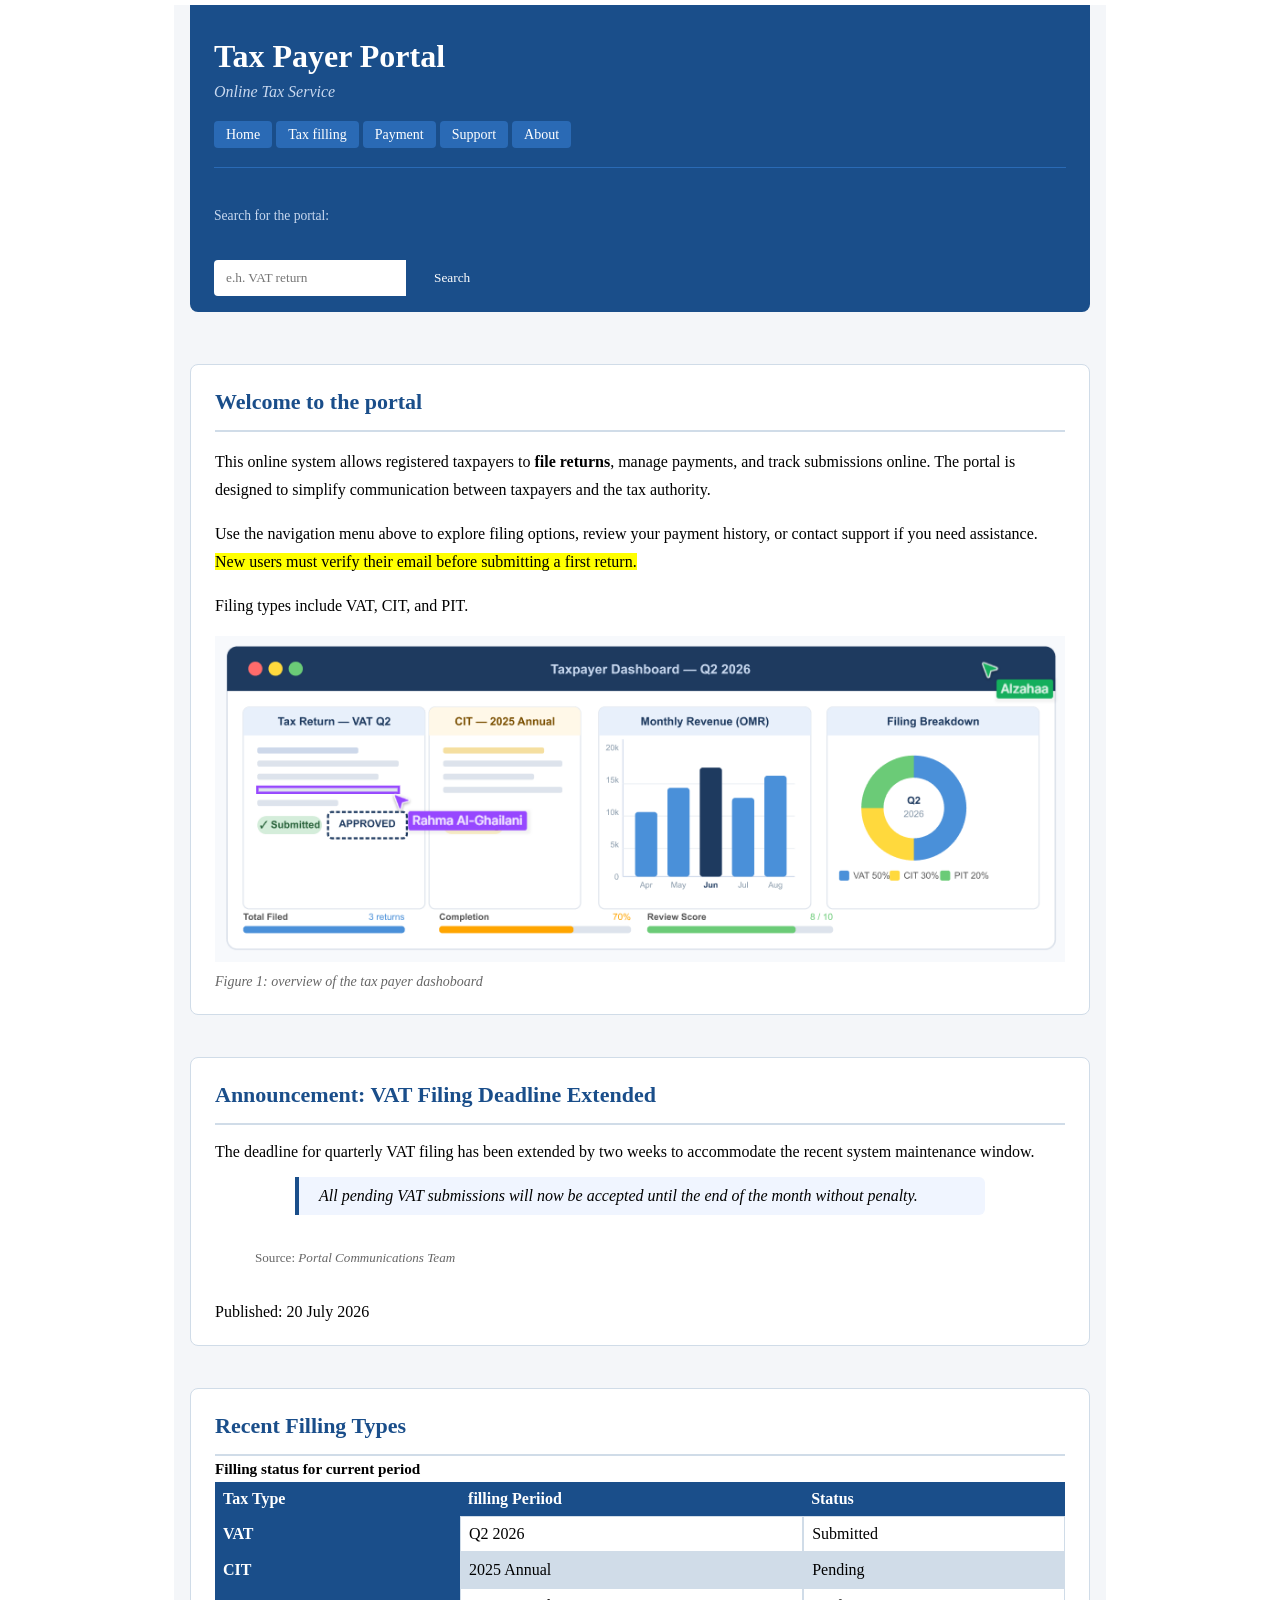
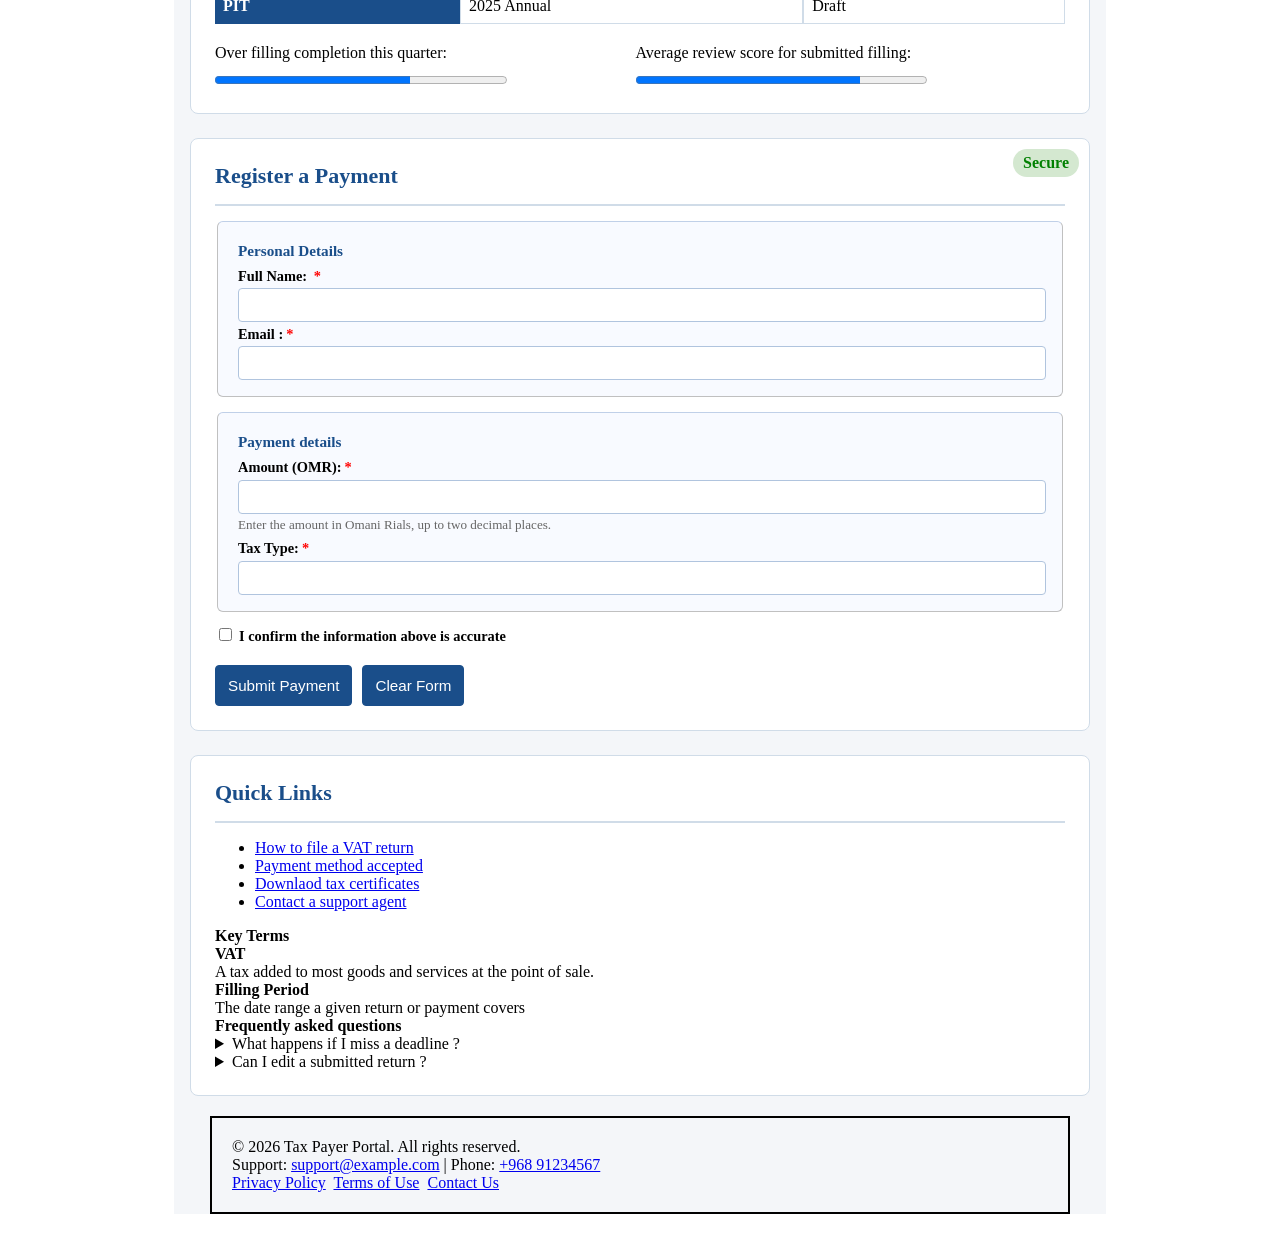
<file: index.html>
<!DOCTYPE html>
<html lang="en">
<head>
    <meta charset="UTF-8">
    <meta name="viewport" content="width=device-width, initial-scale=1.0">
    <title>Tax Payer Portal</title>
    <link rel="stylesheet" href="style.css">
    <link rel="stylesheet" href="reset.css">
    <link rel="stylesheet" href="theme.css">
    
</head>
<body>
    <div class="container">
    <header class = "header">
        <h1>Tax Payer Portal</h1>
        <p class="sub-title">Online Tax Service</p>
        <nav class="navigation">
            <a href="#about">Home</a>
            <a href="./portal.html">Tax filling</a>
            <a href="#menu">Payment</a>
            <a href="#menu">Support</a>
            <a href="#menu">About</a>
        </nav>

        <div class="line"></div>

        <form>
            <label>Search for the portal: </label>
            <div >
            <input class="search-input" type="search"  placeholder="e.h. VAT return">
            <button class="search-btn">Search</button>
            </div>
        </form>
    </header>
    <br>

    <section class="welcome">
        <h2>Welcome to the portal</h2>
        <p>This online system allows registered taxpayers to <b>file returns</b>, manage payments, and track submissions online. The
            portal is designed to simplify communication between taxpayers and the tax authority.</p>
        <p>Use the navigation menu above to explore filing options, review your payment history, or contact support if you need
            assistance.
            <mark>New users must verify their email before submitting a first return.</mark> </p>
        <p>Filing types include VAT, CIT, and PIT. </p>

        <img src="./dashboard.png"
        alt="Overview of the tax payer dashboard" width="800px">
        <figcaption>Figure 1: overview of the tax payer dashoboard</figcaption>
    </section>

    <br>

    <section class="announcment" >
        <h2>Announcement: VAT Filing Deadline Extended</h2>
        <p>The deadline for quarterly VAT filing has been extended by two weeks to accommodate the recent system maintenance window. </p>

        <figure>
        <blockquote><i>All pending VAT submissions will now be accepted until the end of the month without penalty.</i></blockquote>
        <figcaption>Source:<i> Portal Communications Team</i></figcaption>
        </figure>
        
        <p>Published: 20 July 2026</p>
    </section>
    <br>

    <section class="filling">
        <h2>Recent Filling Types</h2>
        <p><b>Filling status for current period</b></p>
        <table cellpadding="8" cellspacing="0">
            <thead>
                <tr>
                    <th scope="col">Tax Type</th>
                    <th scope="col">filling Periiod</th>
                    <th scope="col">Status</th>
                </tr>
            </thead>
            <tbody>
                <tr>
                    <th scope="row">VAT</th>
                    <td>Q2 2026</td>
                    <td>Submitted</td>
                </tr>
                <tr>
                    <th scope="row">CIT</th>
                    <td>2025 Annual</td>
                    <td>Pending</td>
                </tr>
                <tr>
                    <th scope="row">PIT</th>
                    <td>2025 Annual</td>
                    <td>Draft</td>
                </tr>
            </tbody>
        </table>

        <div class="progress-wrapper">
            <label for="score">Over filling completion this quarter: </label>
            <progress id="filling" max="200" value="134"></progress>
        </div>
        <div class="progress-wrapper">
            <label for="score">Average review score for submitted filling: </label>
            <progress id="filling" max="200" value="154"></progress>
        </div>
    </section>

    <section class="register-payment">
        <h2>Register a Payment</h2>
        <span class="secure-label">Secure</span>

        <fieldset class="input-info">
        <p>Personal Details</p>
            <label for="fullName">Full Name: </label>
            <input type="text" id="fullName" name="fullName">
            <br>
            <label for="email">Email :</label>
            <input type="email" id="email" name="email">
        </fieldset>

        <fieldset  class="input-info">
            <p>Payment details </p>
            <label for="amount">Amount (OMR):</label>
            <input type="number" id="amount" name="amount" step="0.01" min="0"><small>Enter the amount in Omani Rials, up to two decimal places.</small>
            <br>
            <label for="taxType">Tax Type:</label>
            <input type="text" id="taxType" name="taxType">

        </fieldset>

        <div class="check">
            <input  type="checkbox" id="confirm" name="confirm">
            <span for="confirm">I confirm the information above is accurate</span>
        </div>
        
        <button type="submit">Submit Payment</button><button type="reset">Clear Form</button>
    </section>
    

    <section>

        <h2>Quick Links</h2>
        <ul>
            <li><a href="#menu">How to file a VAT return</a></li>
            <li><a href="#menu">Payment method accepted</a></li>
            <li><a href="#menu">Downlaod tax certificates</a></li>
            <li><a href="#menu">Contact a support agent</a></li>

        </ul>

        <h4>Key Terms</h4>
        <p>
            <b>VAT</b><br>
            A tax added to most goods and services at the point of sale.<br>
            <b>Filling Period</b><br>
            The date range a given return or payment covers
        </p>
        <h4>Frequently asked questions</h4>
        <details> 
            <summary>What happens if I miss a deadline ?</summary>
            <p>Answer...</p>
        </details>
        <details>
            <summary>Can I edit a submitted return ?</summary>
            <p>Answer...</p>

        </details>

    </section>

    <footer style="border: 2px solid black; padding: 20px; margin: 20px;">
        &copy; 2026 Tax Payer Portal. All rights reserved.
        <p>
            Support: <a href="#main">support@example.com</a> | Phone: <a href="#main">+968 91234567</a>
        </p>
        <a href="#main">Privacy Policy</a>&ensp;<a href="#main">Terms of Use</a>&ensp;<a href="#main">Contact Us</a>
    </footer>

    </div>
    </div>


</body>
</html>
</file>
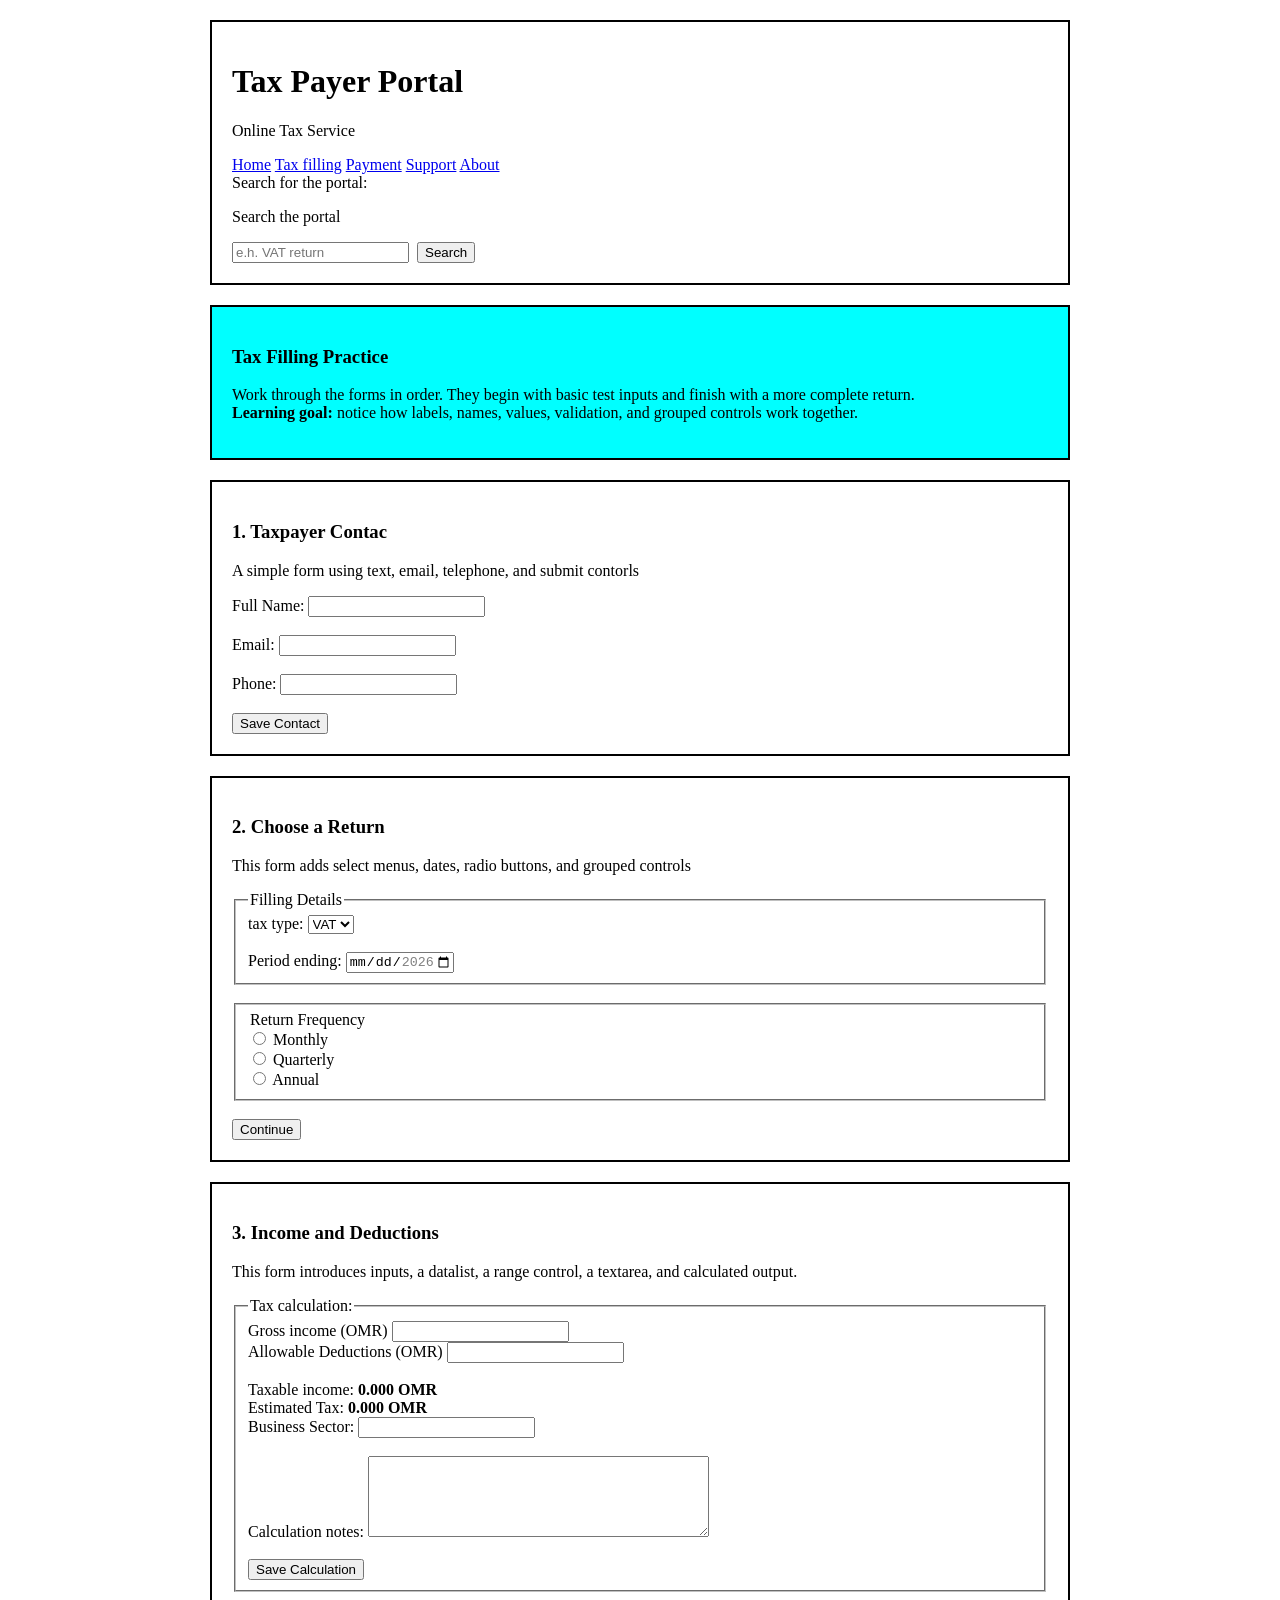
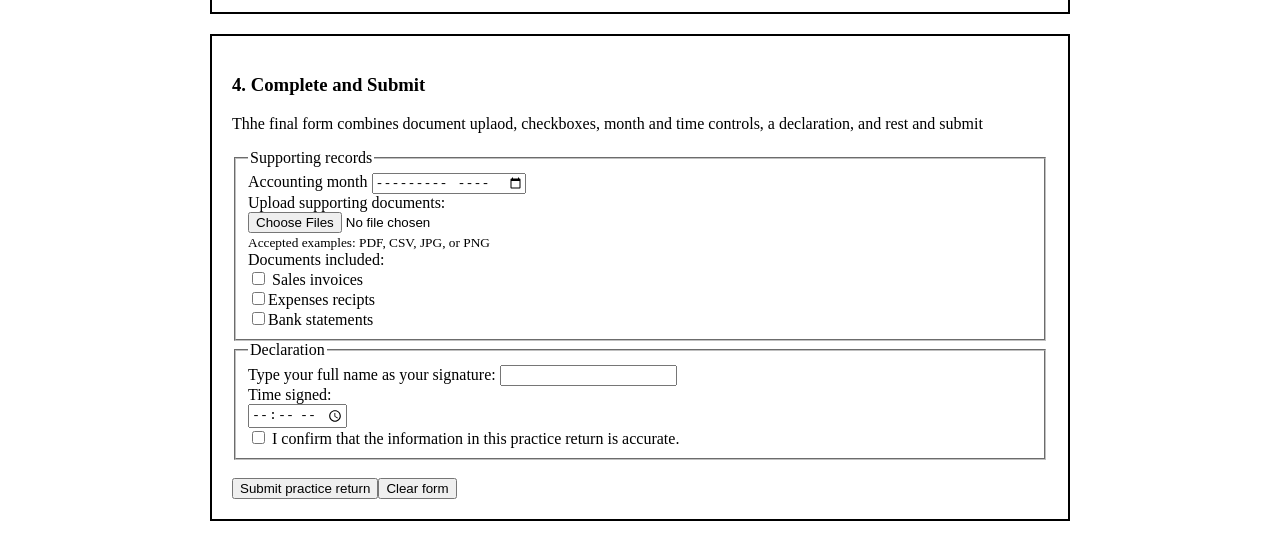
<file: portal.html>
<!doctype html>
<html lang="en">
  <head>
    <meta charset="UTF-8" />
    <meta name="viewport" content="width=device-width, initial-scale=1.0" />
    <title>Tax Payer Portal</title>
  </head>
  <body>
    <div style="width: 900px; margin: 0 auto">
      <header style="border: 2px solid black; padding: 20px; margin: 20px">
        <h1>Tax Payer Portal</h1>
        <p>Online Tax Service</p>

        <a href="./index.html">Home</a>
        <a href="./portal.html">Tax filling</a>
        <a href="#menu">Payment</a>
        <a href="#menu">Support</a>
        <a href="#menu">About</a>

        <form>
          <label for="search" >Search for the portal: </label>
          <p>Search the portal</p>
          <input type="text" id= "search" placeholder="e.h. VAT return" />&ensp;<button>Search</button>
        </form> 
      </header>

    <div style=" background-color: aqua ; border: 2px solid black; padding: 20px; margin: 20px ">
        <h3>Tax Filling Practice</h3>
        <p>Work through the forms in order. They begin with basic test inputs and finish with
            a more complete return. <br><b>Learning goal: </b>notice how labels, 
            names, values, validation, and grouped controls work together.
        </p>

    </div>

    <div style="border: 2px solid black; padding: 20px; margin: 20px">

        <h3>1. Taxpayer Contac</h3>
        <p> A simple form using text, email, telephone, and submit contorls</p>

    <form>
        <label for="fullName">Full Name: </label>
        <input type="text" id = "fullName" name="fullName" required minlength="3" maxlength="50"/><br><br>

        <label for="email">Email: </label>
        <input type="email" id = "email" name="email" required /><br><br>

        <label for="phone">Phone: </label>
        <input type="tel" id = "phone" name="phone" required pattern="[0-9]{8}"/><br><br>
        <button type="submit">Save Contact</button>

    </form>

    </div>

    <div  style="border: 2px solid black; padding: 20px; margin: 20px">
        <h3>2. Choose a Return</h3>
        <p>This form adds select menus, dates, radio buttons, and grouped controls</p>

        <fieldset>
            <legend>Filling Details</legend>
            <form>
                <label for="taxType">tax type: </label>
                <select id="taxType" name="taxType">
                    <option value="VAT">VAT</option>
                    <option value="CIT">CIT</option>
                    <option value="PIT">PIT</option>
                </select>

                <br><br>
                <label for="Period">Period ending: </label>
                <input type="date" id="Period" name="Period" min="2026-01-01" max="2026-12-31"/>
            </form>
        </fieldset>
        <br>
        <fieldset>
            <form>
            <legend>Return Frequency</legend>
            <input type="radio" id="monthly" name="frequency" value="monthly" required>
            <label for="monthly">Monthly</label> <BR>
            <input type="radio" id="quarterly" name="frequency" value="quarterly" required>
            <label for="quarterly">Quarterly</label><br>
            <input type="radio" id="annual" name="frequency" value="annual" required>
            <label for="annual">Annual</label><br>
            </form>
        </fieldset>
        <br>
        <button type="submit">Continue</button>

    </div>
    <div style="border: 2px solid black; padding: 20px; margin: 20px">
        <h3>3. Income and Deductions</h3>
        <p>This form introduces inputs, a datalist, a range control, a textarea, and calculated output.</p>

        <fieldset>
            <legend>Tax calculation: </legend>
            <form>
            <label for="grossIncome">Gross income (OMR)</label>
            <input type="number" id="grossIncome" name="grossIncome" step="0.01" min="0">
            <br>
            <label for="deductions">Allowable Deductions (OMR)</label>
            <input type="number" id="deductions" name="deductions" step="0.01" min="0">
            <br><br>
            <label for="taxIncome">Taxable income: </label> <b>0.000 OMR</b><br>
            <label for="estTax">Estimated Tax: </label> <b>0.000 OMR</b>
            <br>
            <label for="businessSector">Business Sector: </label>
            <input type="text" id="businessSector" name="businessSector" minlength="3" maxlength="50" required><br><br>
            <label for="calculation">Calculation notes: </label>
            <textarea id="calculation" name="calculation" rows="5" cols="40" plaecholder="Calculation notes..." maxlength="50" required></textarea><br><br>
            <button type="submit">Save Calculation</button>
            </form>
        </fieldset>
    </div>

    <div style="border: 2px solid black; padding: 20px; margin: 20px">
        <h3>4. Complete and Submit</h3>
        <p>Thhe final form combines document uplaod, checkboxes, month and time controls, a declaration, and rest and submit</p>
        <fieldset>
            <legend>Supporting records</legend>
            <form>
            <label for="accountingMonth"> Accounting month</label>
            <input type="month" id="accountingMonth" name="accountingMonth" required>
            <br>
            <label for="uploadFiles">Upload supporting documents: </label><br>
            <input type="file" id="uploadFiles" name="uploadFiles" accept=".pdf,.csv,.jpg,.jpeg,.png" multiple required><br>
            <small>Accepted examples: PDF, CSV, JPG, or PNG</small>
            <br>
            <label for="recordsInclude">Documents included:</label><br>
            <input type="checkbox" id="Sales" name="Sales" value="Sales invoices"> Sales invoices <br>
            <input type="checkbox" id="Expenses" name="Expenses" value="Expenses recipts">Expenses recipts<br>
            <input type="checkbox" id="Bank" name="Bank" value="Bank statements">Bank statements<br>
            </form>
        </fieldset>

        <fieldset>
            <legend>Declaration</legend>
            <form> 
            <label for="signature">Type your full name as your signature:</label>
            <input type="text" id="signature" name="signature"><br>
            <label for="timeSigned">Time signed:</label><br>
            <input type="time" id="timeSigned" name="timeSigned"><br>
            <input type="checkbox" id="confirm" name="confirm">
            <label for="confirm">I confirm that the information in this practice return is accurate.</label><br>
            
            </form>
        </fieldset>
        <br>
        <button type="submit">Submit practice return</button><button type="reset">Clear form</button>



    </div>

    </div>
  </body>
</html>
</file>
<file: style.css>
.navigation{
    position:sticky;
    top: 0;
}

.header{
    width: 900;
    height: 320.4765625;
    padding-top: 24px;
    padding-right: 24px;
    padding-bottom: 16px;
    padding-left: 24px;
    border-bottom-right-radius: 8px;
    border-bottom-left-radius: 8px;
    background-color: var(--color-dark-blue);
    color: var(--color-section-background);
    margin: 5px 0 10px 0;
}

.sub-title{
    font-size:16px;
    font-style: italic;
    color: var(--color-subtitle);

}

.header a{ /* only the links in the header*/
    font-size: 14px;
    padding: 6px 12px;
    background-color: var(--color-header-a);
    border-radius: 4px;
    color: var(--color-background-white);
    text-decoration: none;

}
.header nav{
    margin-top: 24px;
    margin-bottom: 15px;
}

.line {
    height:1px;
    background-color: var(--color-header-a);
    margin: 24px 0 36px 0;

}

.header label{
    font-family: Georgia;
    font-weight: 400;
    font-size: 13.6px;
    line-height: 23.12px;
    letter-spacing: 0px;
    color:  var(--color-subtitle);
}

.search-input{
    margin-top: 32px;
    padding: 10px 12px;
    border: none;
    width: 260;
    border-top-left-radius: 4px;
    border-bottom-left-radius: 4px;

}

.search-btn{
    padding: 10px 24px;
    color: var(--color-background-white);
    border: none;
    background: none;
    cursor: pointer; /*can change the cursor to pointer*/
}

.welcome img{
    width:100%;
    margin-top:16px;

}

.welcome p {
    margin-top: 16px;
    line-height: 28px;
}

.welcome figcaption{
    color: var(--color-figcation);
    font-style: italic;
    font-size: 14px;
    margin-top: 8px;
}

.announcment p{
    padding-top: 18px;
}

.announcment blockquote{
    width: 100;
    height: 80;
    padding-top: 10px;
    padding-right: 20px;
    padding-bottom: 10px;
    padding-left: 20px;
    border-top-right-radius: 6px;
    border-bottom-right-radius: 6px;
    border-left-width: 4px;
    border-left: 4px solid var(--color-dark-blue);
    background: var(--color-background-blockquote);
}

.announcment figcaption{
    padding-top: 16px;
    font-family: Georgia;
    font-weight: 400;
    font-style: Regular;
    font-size: 13.12px;
    line-height: 22.3px;
    letter-spacing: 0px;
    color: var(--color-figcation);


}



.filling table{
    width: 100%;
}
.filling th{
    background-color:var(--color-dark-blue);
    color: var(--color-background-white);
    text-align: left;

}
.filling td{
    border: 1px solid var(--color-border);
}

.filling tr:nth-child(even){ /*to make every other row diff colors*/
    background-color:  var(--color-border);
}

.filling p{
    font-family: Georgia;
    font-weight: 700;
    font-style: Bold;
    font-size: 15.2px;
    line-height: 25.84px;
    letter-spacing: 0px;

}

.progress-wrapper{
    margin-top:20px;
    display:inline-block;
    width: 49%;
}

.progress-wrapper progress{
    margin-top: 10px;
    width: 70%;
}

/*Wed class */
.secure-label{
    background-color: var(--color-background-secure);
    color: var(--color-font-secure);
    padding: 5px 10px;
    font-weight: 700;
    border-radius: 16px;
    position: absolute;
    right: 10px;
    top: 10px;
}

.register-payment{
    position: relative;
}

.register-payment:hover .secure-label{ /*to change the color when hover over entire selection*/
    background-color: var(--color-background-secure-hover);
}

.register-payment label{
    width: 804;
height: 37;
opacity: 1;
padding-top: 12px;
font-family: Georgia;
font-weight: 700;
font-style: Bold;
font-size: 14.4px;
line-height: 24.48px;
padding-top: 12px;
}

.register-payment p{
    width: 126;
    height: 26;
    opacity: 1;
    font-family: Georgia;
    font-weight: 700;
    font-style: Bold;
    font-size: 15.2px;
    line-height: 25.84px;
    letter-spacing: 0px;
    color: var(--color-dark-blue);

}

.register-payment label::after{
    content: "*";
    color: red;
    padding-left: 3px;
}

.input-info input{
    width:98%;
    height: 30px;
    opacity: 1;
    border-radius: 4px;
    border-width: 1px;
    border: 1px solid #B0C4DE;
    background: var(--color-background-white);
    padding-left: 16px;
}

.check{
    width: 850;
    height: 29.4609375;
    padding-top: 12px;
}

.check input{
    width: 25;
    height: 16;
    opacity: 1;
    padding-right: 8px;
    padding-bottom: 3px;
    padding-left: 4px;
}
.check span{
    width: 326;
    height: 25;
    opacity: 1;
    top: -23.02px;
    left: 25px;
    font-family: Georgia;
    font-weight: 700;
    font-style: Bold;
    font-size: 14.4px;
    line-height: 24.48px;
    letter-spacing: 0px;
}

.register-payment small{
    font-family: Georgia;
    font-weight: 400;
    font-style: Regular;
    font-size: 13.12px;
    line-height: 22.3px;
    letter-spacing: 0px;
    color: #666666;

}

.register-payment button{
    border-radius: 4px;
    top: 17px;
    border: 1px solid #1A4E8A;
    padding: 12px 12px;
    margin-top: 17px;
    margin-right: 10px;

    font-family: Arial;
    font-weight: 400;
    font-size: 15.2px;
    line-height: 100%;
    letter-spacing: 0px;
    text-align: center;
    background: var(--color-dark-blue);
    color: var(--color-background-white);
    transition: ease .3s;
}

.register-payment button:hover{
    background: var(--color-background-white);
    color: var(--color-dark-blue);
}






/*
class has more priority than the tag
avoid using important keyword
Score (inline, ID, class, element)
*/
</file>
<file: theme.css>
:root{
    --color-container-background: #F4F6F9;
    --color-background-white: #FFFFFF;
    --color-border: #D0DCE8;
    --color-dark-blue: #1A4E8A;
    --color-fieldset-border: #C0D0E8;
    --color-fieldset-background: #F8FAFF;
    --color-subtitle: #C8D8EF;
    --color-header-a: #2A6AB5;
    --color-figcation: #666666;
    --color-background-blockquote: #F0F5FF;
    --color-background-secure: #d4e8d0;
    --color-background-secure-hover: #c7e2c0;
    --color-font-secure: green;

}
</file>
